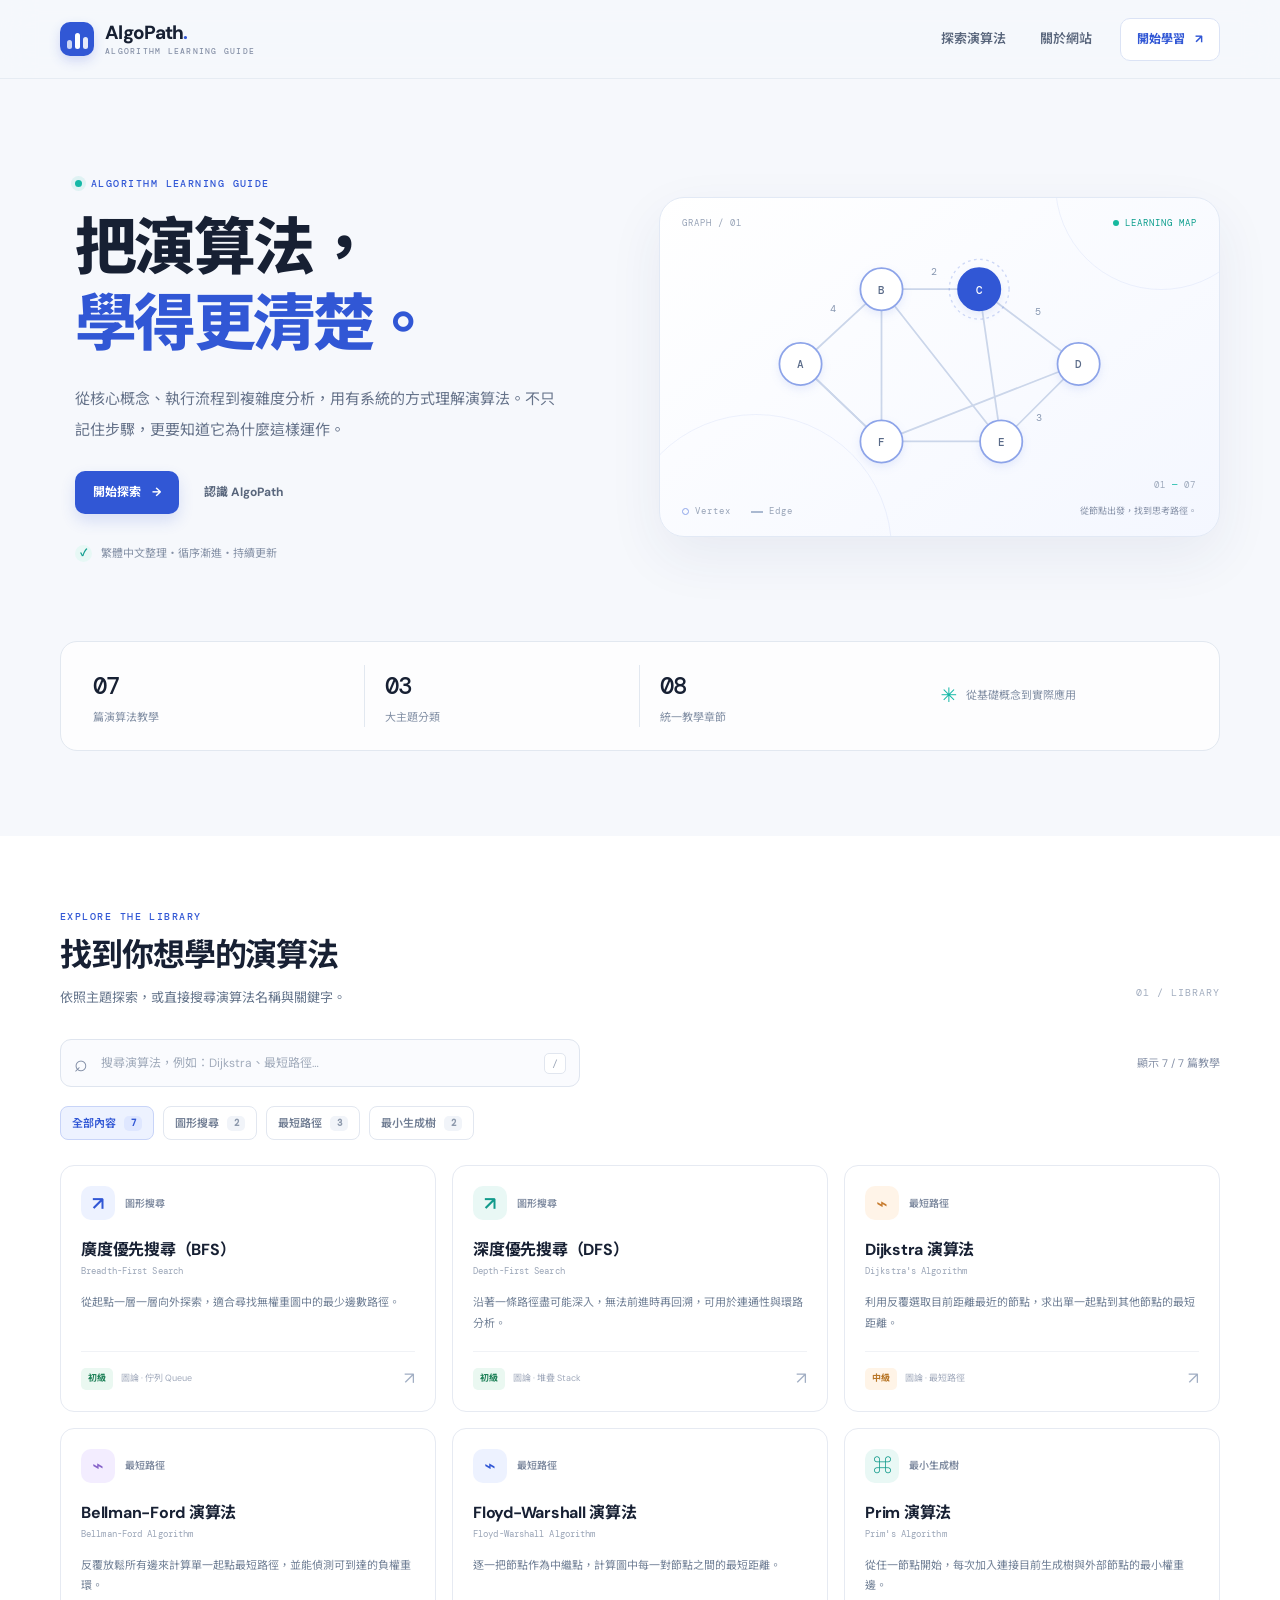
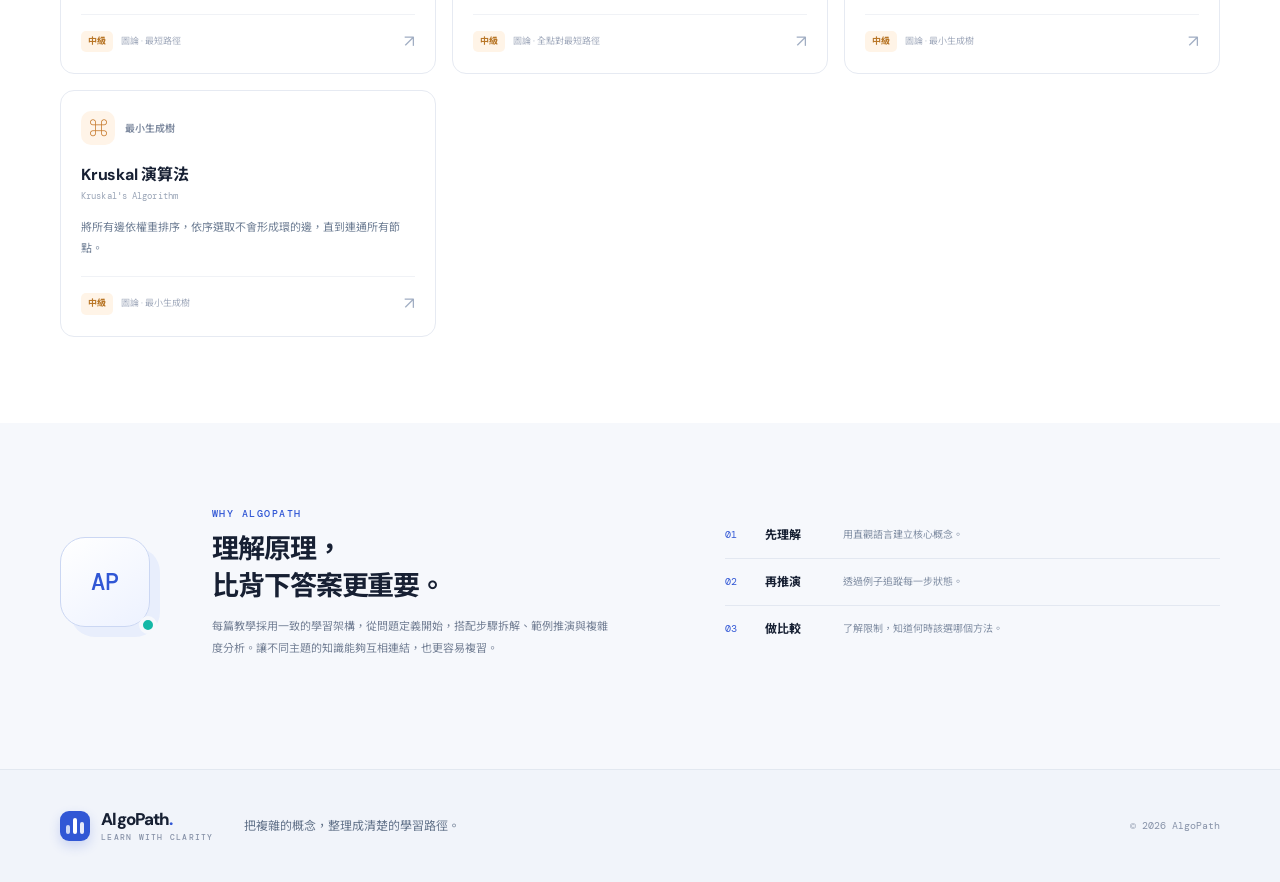
<file: index.html>
<!doctype html>
<html lang="zh-Hant">
<head>
  <meta charset="utf-8">
  <meta name="viewport" content="width=device-width, initial-scale=1">
  <meta name="description" content="AlgoPath 演算法學習指南，以清楚的概念、圖解、範例與複雜度分析，陪你理解常見演算法。">
  <meta name="theme-color" content="#f6f8fc">
  <title>AlgoPath｜演算法學習指南</title>
  <link rel="stylesheet" href="./assets/css/style.css">
  <script type="module" src="./assets/js/home.js"></script>
</head>
<body>
  <div data-site-header></div>

  <main>
    <section class="hero wrap" aria-labelledby="hero-title">
      <div class="hero-copy">
        <p class="eyebrow"><span class="eyebrow-dot"></span> ALGORITHM LEARNING GUIDE</p>
        <h1 id="hero-title">把演算法，<br><span>學得更清楚。</span></h1>
        <p class="hero-description">從核心概念、執行流程到複雜度分析，用有系統的方式理解演算法。不只記住步驟，更要知道它為什麼這樣運作。</p>
        <div class="hero-actions">
          <a class="button button-primary" href="#library">開始探索 <span aria-hidden="true">→</span></a>
          <a class="text-link" href="#about">認識 AlgoPath</a>
        </div>
        <div class="hero-footnote"><span class="mini-check">✓</span> 繁體中文整理・循序漸進・持續更新</div>
      </div>
      <div class="hero-visual" aria-label="圖形演算法示意圖">
        <div class="visual-topline"><span>GRAPH / 01</span><span class="live-indicator">LEARNING MAP</span></div>
        <svg class="hero-graph" viewBox="0 0 480 300" role="img" aria-labelledby="hero-graph-title hero-graph-desc">
          <title id="hero-graph-title">節點與路徑示意圖</title>
          <desc id="hero-graph-desc">六個節點以不同權重的邊相連，呈現圖形演算法的資料結構。</desc>
          <g class="hero-edges">
            <path d="M82 150 L174 65 L285 65 L398 150 L310 238 L174 238 Z" />
            <path d="M82 150 L174 238 M174 65 L174 238 M174 65 L310 238 M285 65 L310 238 M174 238 L398 150" />
          </g>
          <g class="hero-edge-labels"><text x="116" y="91">4</text><text x="230" y="49">2</text><text x="348" y="94">5</text><text x="350" y="215">3</text></g>
          <g class="hero-nodes">
            <circle cx="82" cy="150" r="24"/><circle cx="174" cy="65" r="24"/><circle cx="285" cy="65" r="24"/>
            <circle cx="398" cy="150" r="24"/><circle cx="310" cy="238" r="24"/><circle cx="174" cy="238" r="24"/>
          </g>
          <g class="hero-node-labels"><text x="82" y="155">A</text><text x="174" y="70">B</text><text x="285" y="70">C</text><text x="398" y="155">D</text><text x="310" y="243">E</text><text x="174" y="243">F</text></g>
          <circle class="hero-pulse" cx="285" cy="65" r="34"/>
        </svg>
        <div class="visual-bottomline"><span><i class="legend-node"></i> Vertex</span><span><i class="legend-edge"></i> Edge</span><span class="visual-caption">從節點出發，找到思考路徑。</span></div>
        <div class="visual-index">01 <span>—</span> 07</div>
      </div>
    </section>

    <section class="metrics wrap" aria-label="網站內容統計">
      <div class="metric"><strong id="metric-count">—</strong><span>篇演算法教學</span></div>
      <div class="metric"><strong>03</strong><span>大主題分類</span></div>
      <div class="metric"><strong>08</strong><span>統一教學章節</span></div>
      <div class="metric metric-note"><span class="metric-spark">✳</span><span>從基礎概念到實際應用</span></div>
    </section>

    <section class="library-section" id="library">
      <div class="wrap">
        <div class="section-heading">
          <div>
            <p class="eyebrow">EXPLORE THE LIBRARY</p>
            <h2>找到你想學的演算法</h2>
            <p class="section-description">依照主題探索，或直接搜尋演算法名稱與關鍵字。</p>
          </div>
          <span class="section-index">01 / LIBRARY</span>
        </div>

        <div class="library-toolbar">
          <label class="search-box" for="algorithm-search">
            <span class="search-icon" aria-hidden="true">⌕</span>
            <input id="algorithm-search" type="search" placeholder="搜尋演算法，例如：Dijkstra、最短路徑…" autocomplete="off">
            <kbd>/</kbd>
          </label>
          <div class="result-count" id="result-count" aria-live="polite">載入教學內容中…</div>
        </div>

        <div class="filter-row" id="category-filters" aria-label="依分類篩選">
          <button class="filter-chip is-active" type="button" data-category="all" aria-pressed="true">全部內容 <span id="all-count">0</span></button>
        </div>

        <div class="algorithm-grid" id="algorithm-grid" aria-live="polite">
          <div class="loading-card"><span class="loading-spinner" aria-hidden="true"></span><span>正在整理演算法內容…</span></div>
        </div>
        <div class="empty-state" id="empty-state" hidden>
          <div class="empty-icon" aria-hidden="true">⌕</div>
          <h3>找不到符合條件的內容</h3>
          <p>試著更換關鍵字，或切換其他分類。</p>
          <button class="button button-secondary" id="reset-filters" type="button">清除篩選</button>
        </div>
      </div>
    </section>

    <section class="about-section wrap" id="about">
      <div class="about-mark" aria-hidden="true"><span>AP</span><i></i></div>
      <div class="about-copy">
        <p class="eyebrow">WHY ALGOPATH</p>
        <h2>理解原理，<br>比背下答案更重要。</h2>
        <p>每篇教學採用一致的學習架構，從問題定義開始，搭配步驟拆解、範例推演與複雜度分析。讓不同主題的知識能夠互相連結，也更容易複習。</p>
      </div>
      <div class="about-points">
        <div><span>01</span><strong>先理解</strong><p>用直觀語言建立核心概念。</p></div>
        <div><span>02</span><strong>再推演</strong><p>透過例子追蹤每一步狀態。</p></div>
        <div><span>03</span><strong>做比較</strong><p>了解限制，知道何時該選哪個方法。</p></div>
      </div>
    </section>
  </main>

  <div data-site-footer></div>
</body>
</html>
</file>
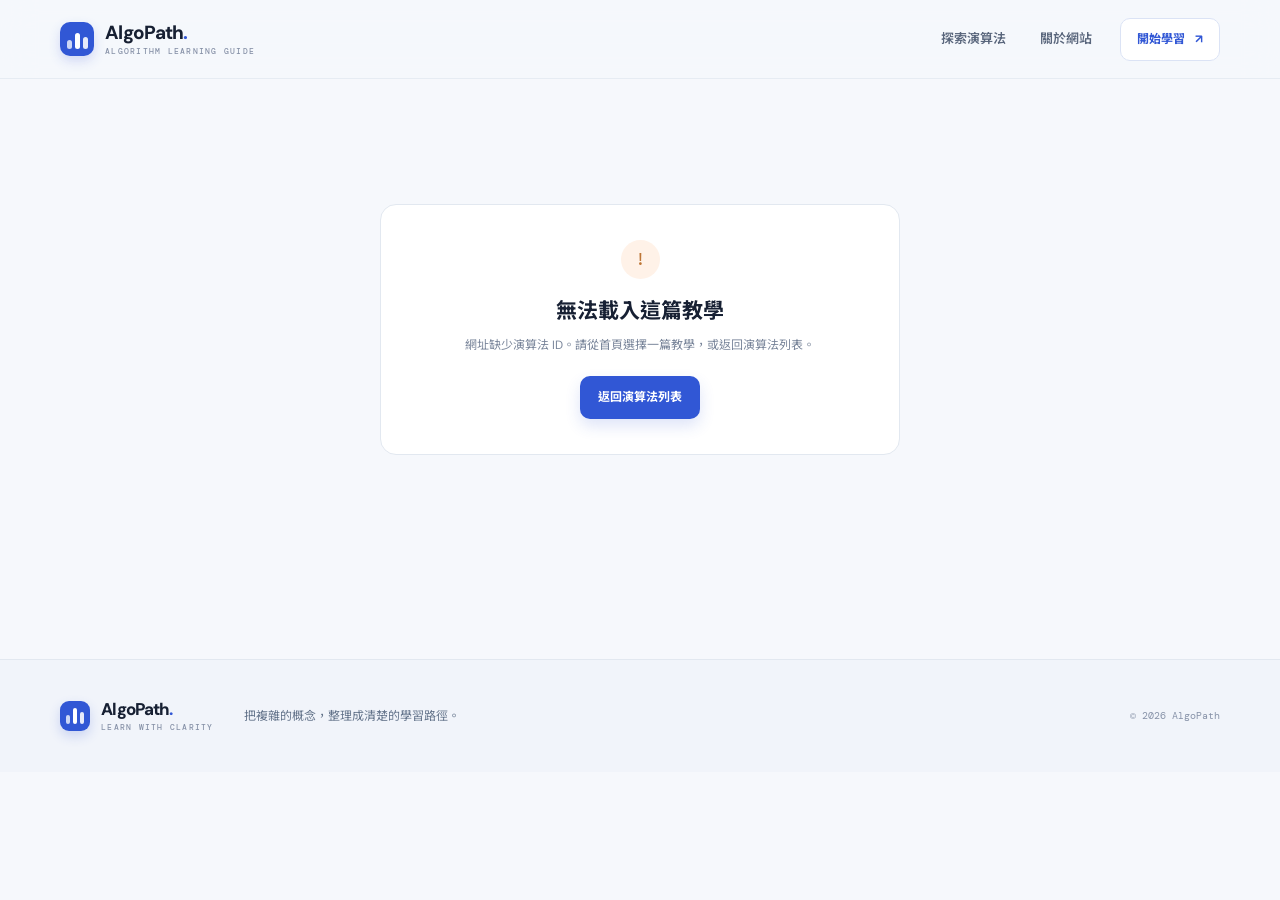
<file: algorithm.html>
<!doctype html>
<html lang="zh-Hant">
<head>
  <meta charset="utf-8">
  <meta name="viewport" content="width=device-width, initial-scale=1">
  <meta name="description" content="AlgoPath 演算法教學：理解核心概念、執行步驟、範例與複雜度。">
  <meta name="theme-color" content="#f6f8fc">
  <title>演算法教學｜AlgoPath</title>
  <link rel="stylesheet" href="./assets/css/style.css">
  <script type="module" src="./assets/js/algorithm.js"></script>
</head>
<body>
  <div data-site-header></div>
  <main class="article-page wrap" id="article-root">
    <div class="article-loading"><span class="loading-spinner" aria-hidden="true"></span><p>正在載入教學內容…</p></div>
  </main>
  <div data-site-footer></div>
</body>
</html>
</file>
<file: assets/css/style.css>
@import url('https://fonts.googleapis.com/css2?family=DM+Mono:wght@400;500&family=DM+Sans:wght@400;500;600;700&family=Noto+Sans+TC:wght@400;500;600;700;800&display=swap');

:root {
  --color-bg: #f6f8fc;
  --color-surface: #ffffff;
  --color-text: #172033;
  --color-muted: #64748b;
  --color-primary: #3157d5;
  --color-primary-dark: #2445b8;
  --color-accent: #14b8a6;
  --color-border: #e2e8f0;
  --color-soft-blue: #edf2ff;
  --color-soft-teal: #e7f8f5;
  --shadow-card: 0 14px 40px rgba(30, 50, 90, .055);
  --radius-lg: 22px;
  --radius-md: 15px;
  --font-sans: "DM Sans", "Noto Sans TC", system-ui, sans-serif;
  --font-mono: "DM Mono", ui-monospace, SFMono-Regular, Consolas, monospace;
}

* { box-sizing: border-box; }
html { scroll-behavior: smooth; scroll-padding-top: 96px; }
body {
  margin: 0;
  background: var(--color-bg);
  color: var(--color-text);
  font-family: var(--font-sans);
  font-size: 15px;
  line-height: 1.75;
  -webkit-font-smoothing: antialiased;
}
a { color: inherit; text-decoration: none; }
button, input { font: inherit; }
button { cursor: pointer; }
button:focus-visible, a:focus-visible, input:focus-visible { outline: 3px solid rgba(49, 87, 213, .28); outline-offset: 3px; }
::selection { color: #17318f; background: #dce6ff; }
.wrap { width: min(1160px, calc(100% - 48px)); margin-inline: auto; }

/* Shared header and footer */
.site-header {
  position: sticky;
  z-index: 20;
  top: 0;
  border-bottom: 1px solid rgba(226, 232, 240, .78);
  background: rgba(246, 248, 252, .9);
  backdrop-filter: blur(16px);
}
.header-inner { height: 78px; display: flex; align-items: center; justify-content: space-between; gap: 28px; }
.brand { display: inline-flex; align-items: center; gap: 11px; flex-shrink: 0; }
.brand-symbol { width: 34px; height: 34px; display: inline-flex; align-items: end; justify-content: center; gap: 3px; padding: 7px 6px; border-radius: 10px; background: var(--color-primary); box-shadow: 0 5px 12px rgba(49, 87, 213, .2); }
.brand-symbol span { display: block; width: 5px; border-radius: 4px; background: #fff; }
.brand-symbol span:nth-child(1) { height: 9px; opacity: .76; }
.brand-symbol span:nth-child(2) { height: 16px; }
.brand-symbol span:nth-child(3) { height: 12px; opacity: .88; }
.brand-name { font-size: 19px; line-height: 1.05; font-weight: 800; letter-spacing: -.7px; }
.brand-period { color: var(--color-primary); }
.brand-name small { display: block; margin-top: 4px; color: #8792a8; font-family: var(--font-mono); font-size: 8px; font-weight: 500; letter-spacing: 1.25px; }
.main-nav { display: flex; align-items: center; gap: 34px; margin-left: auto; color: #59667c; font-size: 13px; font-weight: 600; }
.main-nav a { transition: color .2s ease; }
.main-nav a:hover { color: var(--color-primary); }
.header-cta { display: inline-flex; align-items: center; gap: 10px; padding: 10px 16px; border: 1px solid #dbe3f5; border-radius: 10px; background: #fff; color: var(--color-primary); font-size: 12px; font-weight: 700; transition: all .2s ease; }
.header-cta:hover { border-color: var(--color-primary); transform: translateY(-1px); }
.site-footer { margin-top: 80px; border-top: 1px solid var(--color-border); background: #f1f4fa; }
.footer-inner { min-height: 112px; display: flex; align-items: center; gap: 30px; }
.footer-brand .brand-symbol { width: 30px; height: 30px; border-radius: 9px; }
.footer-brand .brand-name { font-size: 17px; }
.footer-inner > p { margin: 0 auto 0 0; color: var(--color-muted); font-size: 12px; }
.footer-copy { color: #8792a8; font-family: var(--font-mono); font-size: 10px; }

/* Homepage hero */
.hero { display: grid; grid-template-columns: 1fr 1.03fr; align-items: center; gap: 54px; padding-top: 82px; padding-bottom: 68px; }
.hero-copy { padding: 14px 0 10px 15px; }
.eyebrow { display: flex; align-items: center; gap: 9px; margin: 0 0 17px; color: var(--color-primary); font-family: var(--font-mono); font-size: 10px; font-weight: 500; letter-spacing: 1.45px; }
.eyebrow-dot { width: 7px; height: 7px; display: inline-block; border-radius: 50%; background: var(--color-accent); box-shadow: 0 0 0 4px rgba(20, 184, 166, .1); }
.hero h1 { margin: 0; font-size: clamp(42px, 5vw, 62px); line-height: 1.23; letter-spacing: -2.6px; font-weight: 800; }
.hero h1 span { color: var(--color-primary); }
.hero-description { max-width: 490px; margin: 22px 0 25px; color: #66738a; font-size: 15px; line-height: 2.05; }
.hero-actions { display: flex; align-items: center; gap: 25px; }
.button { min-height: 43px; display: inline-flex; align-items: center; justify-content: center; gap: 11px; padding: 10px 17px; border: 1px solid transparent; border-radius: 10px; font-size: 12px; font-weight: 700; transition: transform .2s ease, box-shadow .2s ease, background .2s ease; }
.button:hover:not(:disabled) { transform: translateY(-2px); }
.button-primary { background: var(--color-primary); color: #fff; box-shadow: 0 7px 15px rgba(49, 87, 213, .16); }
.button-primary:hover:not(:disabled) { background: var(--color-primary-dark); box-shadow: 0 9px 20px rgba(49, 87, 213, .22); }
.button-secondary { border-color: var(--color-border); background: #fff; color: #4d5c75; }
.button-secondary:hover:not(:disabled) { border-color: #b9c8ee; color: var(--color-primary); }
.button:disabled { cursor: not-allowed; opacity: .45; }
.text-link { color: #59667c; font-size: 12px; font-weight: 700; }
.text-link:hover { color: var(--color-primary); }
.hero-footnote { display: flex; align-items: center; gap: 9px; margin-top: 30px; color: #8591a6; font-size: 11px; }
.mini-check { width: 17px; height: 17px; display: inline-flex; align-items: center; justify-content: center; border-radius: 50%; background: var(--color-soft-teal); color: #0d9c8d; font-size: 10px; font-weight: 800; }
.hero-visual { position: relative; min-height: 340px; overflow: hidden; padding: 18px 22px 14px; border: 1px solid #e2e9f5; border-radius: 25px; background: linear-gradient(145deg, #fff 0%, #f4f7ff 100%); box-shadow: 0 20px 55px rgba(36, 62, 117, .07); }
.hero-visual::before, .hero-visual::after { position: absolute; z-index: 0; width: 210px; height: 210px; border: 1px solid rgba(49, 87, 213, .07); border-radius: 50%; content: ""; }
.hero-visual::before { top: -120px; right: -48px; }
.hero-visual::after { bottom: -150px; left: -40px; width: 270px; height: 270px; }
.visual-topline, .visual-bottomline { position: relative; z-index: 1; display: flex; align-items: center; justify-content: space-between; color: #97a3b7; font-family: var(--font-mono); font-size: 9px; letter-spacing: 1px; }
.live-indicator { color: #0c9e8d; }
.live-indicator::before { display: inline-block; width: 6px; height: 6px; margin-right: 6px; border-radius: 50%; background: #17b99f; content: ""; }
.hero-graph { position: relative; z-index: 1; width: 100%; height: 264px; overflow: visible; }
.hero-edges path { fill: none; stroke: #cbd6ea; stroke-width: 2; }
.hero-edge-labels text { fill: #8797b1; font-family: var(--font-mono); font-size: 11px; }
.hero-nodes circle { fill: #fff; stroke: #8da4e9; stroke-width: 2; filter: drop-shadow(0 4px 5px rgba(49, 87, 213, .1)); }
.hero-nodes circle:nth-child(3) { fill: var(--color-primary); stroke: var(--color-primary); }
.hero-node-labels text { fill: #5a6b89; font-family: var(--font-mono); font-size: 12px; font-weight: 500; text-anchor: middle; }
.hero-node-labels text:nth-child(3) { fill: white; }
.hero-pulse { fill: none; stroke: rgba(49, 87, 213, .22); stroke-width: 1.5; stroke-dasharray: 3 4; }
.visual-bottomline { justify-content: flex-start; gap: 20px; }
.visual-bottomline > span { display: inline-flex; align-items: center; gap: 6px; }
.legend-node { width: 7px; height: 7px; border: 1.5px solid #8da4e9; border-radius: 50%; }
.legend-edge { width: 12px; height: 1.5px; background: #aab9d1; }
.visual-bottomline .visual-caption { margin-left: auto; color: #8792a8; font-family: var(--font-sans); letter-spacing: 0; }
.visual-index { position: absolute; right: 23px; bottom: 42px; color: #9ca8bb; font-family: var(--font-mono); font-size: 9px; letter-spacing: 1px; }
.visual-index span { color: var(--color-accent); }

/* Metrics */
.metrics { display: grid; grid-template-columns: repeat(4, 1fr); align-items: center; margin-bottom: 85px; padding: 23px 28px; border: 1px solid var(--color-border); border-radius: 17px; background: rgba(255,255,255,.75); }
.metric { display: flex; flex-direction: column; align-items: flex-start; gap: 1px; padding-left: 20px; border-right: 1px solid var(--color-border); }
.metric:first-child { padding-left: 4px; }
.metric:nth-child(3) { border-right: 0; }
.metric strong { color: var(--color-text); font-family: var(--font-mono); font-size: 24px; font-weight: 500; letter-spacing: -1px; }
.metric > span { color: #8390a5; font-size: 11px; }
.metric-note { flex-direction: row; align-items: center; gap: 9px; padding-left: 25px; border-right: 0; }
.metric-spark { color: var(--color-accent) !important; font-size: 20px !important; }

/* Library */
.library-section { padding: 72px 0 86px; background: #fff; }
.section-heading { display: flex; align-items: end; justify-content: space-between; gap: 20px; margin-bottom: 30px; }
.section-heading .eyebrow { margin-bottom: 8px; }
.section-heading h2, .about-copy h2 { margin: 0; font-size: 32px; line-height: 1.35; letter-spacing: -1.1px; }
.section-description { margin: 10px 0 0; color: var(--color-muted); font-size: 13px; }
.section-index { padding-bottom: 8px; color: #a2adbf; font-family: var(--font-mono); font-size: 10px; letter-spacing: 1px; }
.library-toolbar { display: flex; align-items: center; justify-content: space-between; gap: 20px; }
.search-box { width: min(520px, 100%); min-height: 48px; display: flex; align-items: center; gap: 11px; padding: 0 13px; border: 1px solid #dfe5ef; border-radius: 11px; background: #fafbfe; transition: border-color .2s ease, box-shadow .2s ease; }
.search-box:focus-within { border-color: #9aadee; box-shadow: 0 0 0 3px rgba(49, 87, 213, .08); }
.search-icon { color: #7f8ca4; font-size: 23px; line-height: 1; }
.search-box input { width: 100%; min-width: 0; border: 0; outline: 0; background: transparent; color: var(--color-text); font-size: 12px; }
.search-box input::placeholder { color: #a1abbb; }
.search-box kbd { min-width: 22px; padding: 1px 5px; border: 1px solid #e1e6ef; border-radius: 5px; background: #fff; color: #9aa5b7; font-family: var(--font-mono); font-size: 10px; text-align: center; }
.result-count { color: #8792a8; font-size: 11px; white-space: nowrap; }
.filter-row { display: flex; flex-wrap: wrap; gap: 9px; margin: 19px 0 25px; }
.filter-chip { display: inline-flex; align-items: center; gap: 8px; min-height: 34px; padding: 6px 11px; border: 1px solid #e2e7f0; border-radius: 8px; background: #fff; color: #6f7c92; font-size: 11px; font-weight: 600; transition: all .18s ease; }
.filter-chip span { min-width: 18px; padding: 0 4px; border-radius: 5px; background: #f1f4f9; color: #8d99ac; font-family: var(--font-mono); font-size: 9px; text-align: center; }
.filter-chip:hover { border-color: #bfcdf2; color: var(--color-primary); }
.filter-chip.is-active { border-color: #c8d4f8; background: var(--color-soft-blue); color: var(--color-primary); }
.filter-chip.is-active span { background: #dfe7ff; color: var(--color-primary); }
.algorithm-grid { display: grid; grid-template-columns: repeat(3, minmax(0, 1fr)); gap: 16px; }
.algorithm-card { position: relative; min-height: 220px; display: flex; flex-direction: column; padding: 20px 20px 17px; border: 1px solid #e6eaf2; border-radius: 14px; background: #fff; transition: transform .22s ease, border-color .22s ease, box-shadow .22s ease; }
.algorithm-card:hover { z-index: 1; transform: translateY(-4px); border-color: #cbd6f4; box-shadow: var(--shadow-card); }
.card-topline { display: flex; align-items: center; gap: 10px; }
.card-icon { width: 34px; height: 34px; display: inline-flex; align-items: center; justify-content: center; border-radius: 10px; background: #edf2ff; color: var(--color-primary); font-size: 19px; font-weight: 600; }
.card-icon-1 { background: #e9f8f5; color: #129a8b; }
.card-icon-2 { background: #fff4e8; color: #c77b2e; }
.card-icon-3 { background: #f3edff; color: #8663c9; }
.card-category { color: #7f8ba0; font-size: 10px; font-weight: 600; }
.card-title { margin: 18px 0 0; font-size: 16px; line-height: 1.5; letter-spacing: -.25px; }
.card-english { margin: 2px 0 0; color: #9aa5b7; font-family: var(--font-mono); font-size: 9px; letter-spacing: .1px; }
.card-summary { min-height: 44px; margin: 12px 0 15px; color: #718096; font-size: 11px; line-height: 1.85; }
.card-bottom { display: flex; align-items: center; gap: 8px; margin-top: auto; padding-top: 12px; border-top: 1px solid #f0f2f6; }
.difficulty { display: inline-flex; align-items: center; width: fit-content; padding: 3px 7px; border-radius: 5px; font-size: 9px; font-weight: 700; white-space: nowrap; }
.difficulty-easy { background: #eaf8f1; color: #23845c; }
.difficulty-medium { background: #fff4e7; color: #b97728; }
.difficulty-hard { background: #fff0f0; color: #bd5555; }
.card-tags { overflow: hidden; color: #a1aabc; font-size: 9px; text-overflow: ellipsis; white-space: nowrap; }
.card-arrow { margin-left: auto; color: #a1aec3; font-size: 17px; transition: transform .2s ease, color .2s ease; }
.algorithm-card:hover .card-arrow { transform: translate(2px, -2px); color: var(--color-primary); }
.loading-card, .load-error { grid-column: 1 / -1; min-height: 140px; display: flex; align-items: center; justify-content: center; gap: 12px; color: var(--color-muted); font-size: 12px; }
.loading-spinner { width: 19px; height: 19px; display: inline-block; border: 2px solid #dce5fb; border-top-color: var(--color-primary); border-radius: 50%; animation: spin .8s linear infinite; }
@keyframes spin { to { transform: rotate(360deg); } }
.empty-state { padding: 54px 20px; text-align: center; }
.empty-icon { color: #9aa8be; font-size: 35px; }
.empty-state h3 { margin: 5px 0; font-size: 17px; }
.empty-state p { margin: 0 0 18px; color: var(--color-muted); font-size: 12px; }

/* About */
.about-section { display: grid; grid-template-columns: 110px 1fr 1.05fr; align-items: center; gap: 42px; padding-top: 82px; padding-bottom: 30px; }
.about-mark { position: relative; width: 90px; height: 90px; display: flex; align-items: center; justify-content: center; border: 1px solid #cbd7f3; border-radius: 25px; background: linear-gradient(145deg, #fff, #edf2ff); color: var(--color-primary); font-family: var(--font-mono); font-size: 24px; font-weight: 500; box-shadow: 10px 10px 0 #e8eefc; }
.about-mark i { position: absolute; right: -8px; bottom: -8px; width: 18px; height: 18px; border: 4px solid var(--color-bg); border-radius: 50%; background: var(--color-accent); }
.about-copy .eyebrow { margin-bottom: 9px; }
.about-copy h2 { font-size: 27px; }
.about-copy > p:last-child { max-width: 400px; margin: 12px 0 0; color: #758196; font-size: 11px; line-height: 1.95; }
.about-points { display: grid; gap: 13px; }
.about-points > div { display: grid; grid-template-columns: 30px 68px 1fr; align-items: center; gap: 10px; padding-bottom: 12px; border-bottom: 1px solid #e3e8f1; }
.about-points > div:last-child { padding-bottom: 0; border-bottom: 0; }
.about-points span { color: var(--color-primary); font-family: var(--font-mono); font-size: 10px; }
.about-points strong { font-size: 12px; }
.about-points p { margin: 0; color: #8390a5; font-size: 10px; }

/* Article page */
.article-page { min-height: 500px; padding-top: 35px; }
.article-loading { min-height: 360px; display: flex; align-items: center; justify-content: center; gap: 12px; color: var(--color-muted); }
.article-loading p { font-size: 12px; }
.breadcrumb { display: flex; align-items: center; flex-wrap: wrap; gap: 9px; color: #8b97aa; font-size: 10px; }
.breadcrumb a:hover { color: var(--color-primary); }
.breadcrumb-separator { color: #c0c8d5; }
.breadcrumb-current { color: #59677e; }
.article-hero { max-width: 850px; padding: 34px 0 38px; }
.article-meta { display: flex; align-items: center; gap: 9px; margin-bottom: 13px; }
.article-category { color: var(--color-primary); font-size: 11px; font-weight: 700; }
.article-title { margin: 0; font-size: clamp(30px, 4vw, 43px); line-height: 1.35; letter-spacing: -1.4px; }
.article-english { margin: 3px 0 0; color: #98a3b5; font-family: var(--font-mono); font-size: 11px; }
.article-summary { max-width: 700px; margin: 19px 0 0; color: #65738b; font-size: 14px; line-height: 1.95; }
.article-layout { display: grid; grid-template-columns: 205px minmax(0, 1fr); align-items: start; gap: 48px; padding-top: 30px; border-top: 1px solid var(--color-border); }
.article-sidebar { min-width: 0; }
.sidebar-sticky { position: sticky; top: 108px; padding: 17px 15px; border: 1px solid #e5eaf2; border-radius: 12px; background: rgba(255,255,255,.76); }
.sidebar-label { margin: 0 0 13px; color: #9aa5b6; font-family: var(--font-mono); font-size: 9px; letter-spacing: 1.1px; }
.toc-nav { display: grid; gap: 3px; }
.toc-link { padding: 6px 7px; border-radius: 6px; color: #7d899d; font-size: 10px; transition: all .18s ease; }
.toc-link:hover, .toc-link.is-current { background: #eef2ff; color: var(--color-primary); }
.sidebar-back { display: block; margin-top: 14px; padding-top: 13px; border-top: 1px solid #edf0f5; color: #6e7d95; font-size: 10px; font-weight: 600; }
.sidebar-back:hover { color: var(--color-primary); }
.article-content { min-width: 0; max-width: 800px; }
.content-section { padding: 0 0 42px; margin-bottom: 37px; border-bottom: 1px solid #e6eaf1; scroll-margin-top: 110px; }
.content-heading { display: flex; align-items: center; gap: 12px; margin-bottom: 17px; }
.content-number { color: var(--color-primary); font-family: var(--font-mono); font-size: 10px; letter-spacing: 1px; }
.content-heading h2 { margin: 0; font-size: 20px; letter-spacing: -.4px; }
.lead-paragraph, .body-paragraph { margin: 0; color: #5e6c83; font-size: 13px; line-height: 2.05; }
.lead-paragraph { padding: 17px 19px; border-left: 3px solid var(--color-primary); border-radius: 0 9px 9px 0; background: #fff; color: #4e5d75; }
.step-list { display: grid; gap: 13px; }
.step-item { display: grid; grid-template-columns: 36px 1fr; gap: 13px; }
.step-index { width: 30px; height: 30px; display: flex; align-items: center; justify-content: center; border-radius: 9px; background: #eef2ff; color: var(--color-primary); font-family: var(--font-mono); font-size: 10px; }
.step-copy h3 { margin: 0 0 4px; font-size: 13px; }
.step-copy p { margin: 0; color: #748197; font-size: 11px; line-height: 1.9; }
.graph-card { margin-top: 18px; padding: 15px 18px 10px; border: 1px solid #e4eaf4; border-radius: 13px; background: #fff; }
.graph-card-header { display: flex; align-items: center; justify-content: space-between; }
.graph-card-label { color: #8793a8; font-family: var(--font-mono); font-size: 9px; letter-spacing: 1px; }
.graph-card-note { padding: 3px 7px; border-radius: 5px; background: #f0f4fb; color: #718098; font-size: 9px; }
.graph-card svg { width: 100%; height: auto; max-height: 300px; display: block; }
.graph-edge { stroke: #b8c5db; stroke-width: 2.1; }
.graph-edge-weight { fill: #687a97; font-family: var(--font-mono); font-size: 11px; text-anchor: middle; paint-order: stroke; stroke: #fff; stroke-width: 5px; stroke-linejoin: round; }
.graph-node { fill: #f8faff; stroke: #8ca3e7; stroke-width: 2; }
.graph-node-label { fill: #40557f; font-family: var(--font-mono); font-size: 12px; font-weight: 500; text-anchor: middle; }
.graph-legend { padding: 1px 0 4px; color: #9aa5b6; font-size: 9px; text-align: center; }
.walkthrough-panel { margin-top: 15px; padding: 19px; border: 1px solid #e4eaf4; border-radius: 13px; background: #fff; }
.walkthrough-heading { display: flex; align-items: center; justify-content: space-between; }
.walkthrough-kicker { color: var(--color-primary); font-family: var(--font-mono); font-size: 9px; letter-spacing: 1.2px; }
.walkthrough-total { color: #9aa5b6; font-size: 9px; }
.walkthrough-progress { height: 4px; overflow: hidden; margin: 12px 0 17px; border-radius: 6px; background: #edf1f7; }
.walkthrough-progress-fill { width: 0; height: 100%; display: block; border-radius: inherit; background: linear-gradient(90deg, var(--color-primary), var(--color-accent)); transition: width .2s ease; }
.walkthrough-step-number { color: #a0aabd; font-family: var(--font-mono); font-size: 9px; letter-spacing: 1px; }
.walkthrough-step-title { margin: 5px 0 5px; font-size: 15px; }
.walkthrough-step-description { min-height: 42px; margin: 0; color: #6c7a91; font-size: 11px; line-height: 1.9; }
.walkthrough-state { margin-top: 12px; padding: 10px 12px; border-radius: 8px; background: #f2f6ff; color: #455d92; font-family: var(--font-mono); font-size: 10px; line-height: 1.8; overflow-wrap: anywhere; }
.walkthrough-controls { display: flex; justify-content: space-between; gap: 10px; margin-top: 16px; }
.walkthrough-controls .button { min-height: 36px; padding: 7px 12px; font-size: 10px; }
.result-callout { display: flex; align-items: flex-start; gap: 11px; margin-top: 17px; padding: 14px 16px; border: 1px solid #dcefe9; border-radius: 10px; background: #f2fbf8; }
.result-icon { width: 21px; height: 21px; flex: 0 0 auto; display: flex; align-items: center; justify-content: center; border-radius: 50%; background: #d9f3e9; color: #14825d; font-size: 11px; font-weight: 800; }
.result-copy strong { color: #246e55; font-size: 11px; }
.result-copy p { margin: 3px 0 0; color: #55776b; font-size: 10px; line-height: 1.85; }
.code-header { display: flex; align-items: center; justify-content: space-between; gap: 12px; padding: 10px 13px; border: 1px solid #28334b; border-bottom: 0; border-radius: 10px 10px 0 0; background: #202c43; color: #b9c7df; font-family: var(--font-mono); font-size: 9px; letter-spacing: .8px; }
.code-language { margin-left: auto; color: #8392ad; letter-spacing: 0; }
.copy-button { padding: 4px 8px; border: 1px solid #52617d; border-radius: 5px; background: transparent; color: #d2ddf0; font-family: var(--font-sans); font-size: 9px; letter-spacing: 0; }
.copy-button:hover { border-color: #a8b9d7; background: #2b3a55; }
.code-block { overflow-x: auto; margin: 0; padding: 18px; border: 1px solid #28334b; border-radius: 0 0 10px 10px; background: #172237; color: #d8e2f2; font-family: var(--font-mono); font-size: 11px; line-height: 1.9; tab-size: 4; }
.code-block code { font-family: inherit; }
.complexity-grid { display: grid; grid-template-columns: 1fr 1fr; gap: 13px; }
.complexity-card { display: flex; flex-direction: column; gap: 3px; padding: 16px; border: 1px solid #e5eaf2; border-radius: 11px; background: #fff; }
.complexity-label { color: #94a0b3; font-family: var(--font-mono); font-size: 8px; letter-spacing: .9px; }
.complexity-card strong { color: var(--color-primary); font-family: var(--font-mono); font-size: 23px; font-weight: 500; }
.complexity-caption { color: #8490a4; font-size: 10px; }
.complexity-note { margin: 12px 0 0; color: #78859a; font-size: 10px; line-height: 1.9; }
.detail-columns { display: grid; grid-template-columns: 1fr 1fr; gap: 13px; }
.detail-column { padding: 15px 16px; border: 1px solid #e5eaf2; border-radius: 11px; background: #fff; }
.detail-column h3, .subsection-title { margin: 0 0 9px; font-size: 12px; }
.detail-pros h3 { color: #198262; }
.detail-cons h3 { color: #b77936; }
.content-list, .application-list { display: grid; gap: 7px; margin: 0; padding-left: 17px; color: #718096; font-size: 10px; line-height: 1.8; }
.content-list li::marker, .application-list li::marker { color: #93a5ca; }
.subsection-title { margin-top: 22px; }
.application-list { grid-template-columns: 1fr 1fr; column-gap: 28px; }
.comparison-list { display: grid; grid-template-columns: 1fr 1fr; gap: 12px; }
.comparison-card { padding: 15px; border: 1px solid #e5eaf2; border-radius: 11px; background: #fff; }
.comparison-card h3 { margin: 0 0 7px; font-size: 12px; }
.comparison-card p { margin: 0; color: #748197; font-size: 10px; line-height: 1.85; }
.inline-link { display: inline-block; margin-top: 10px; color: var(--color-primary); font-size: 10px; font-weight: 700; }
.inline-link:hover { color: var(--color-primary-dark); text-decoration: underline; }
.reference-heading { margin-top: 25px; }
.reference-list { display: grid; gap: 6px; margin: 0; padding-left: 17px; color: #748197; font-size: 10px; }
.article-footer-nav { padding-top: 5px; }
.article-error { max-width: 520px; margin: 90px auto; padding: 35px; border: 1px solid var(--color-border); border-radius: 16px; background: #fff; text-align: center; }
.error-mark { width: 39px; height: 39px; display: inline-flex; align-items: center; justify-content: center; border-radius: 50%; background: #fff2e8; color: #bd7637; font-family: var(--font-mono); font-size: 18px; }
.article-error h1 { margin: 14px 0 5px; font-size: 21px; }
.article-error p { margin: 0 0 20px; color: #79859a; font-size: 12px; }

@media (max-width: 980px) {
  .hero { grid-template-columns: 1fr 1fr; gap: 28px; }
  .hero-copy { padding-left: 0; }
  .hero h1 { font-size: clamp(40px, 5vw, 53px); }
  .article-layout { grid-template-columns: 175px minmax(0, 1fr); gap: 27px; }
  .about-section { grid-template-columns: 80px 1fr 1.1fr; gap: 28px; }
  .about-mark { width: 70px; height: 70px; border-radius: 19px; font-size: 20px; }
}

@media (max-width: 760px) {
  .wrap { width: min(100% - 34px, 600px); }
  .header-inner { height: 68px; gap: 12px; }
  .main-nav { gap: 15px; font-size: 11px; }
  .header-cta { display: none; }
  .hero { grid-template-columns: 1fr; gap: 28px; padding-top: 54px; padding-bottom: 43px; }
  .hero-copy { padding: 0; }
  .hero h1 { font-size: clamp(42px, 10vw, 57px); }
  .hero-description { max-width: 580px; font-size: 13px; }
  .hero-visual { min-height: 300px; }
  .hero-graph { height: 230px; }
  .metrics { grid-template-columns: repeat(2, 1fr); gap: 16px 0; margin-bottom: 55px; padding: 18px; }
  .metric { min-height: 48px; padding-left: 15px; }
  .metric:first-child { padding-left: 2px; }
  .metric:nth-child(2) { border-right: 0; }
  .metric:nth-child(3) { border-right: 1px solid var(--color-border); }
  .metric-note { padding-left: 15px; }
  .library-section { padding: 55px 0 60px; }
  .section-heading h2 { font-size: 26px; }
  .section-index { display: none; }
  .algorithm-grid { grid-template-columns: repeat(2, minmax(0, 1fr)); gap: 12px; }
  .algorithm-card { min-height: 225px; padding: 15px 14px 13px; }
  .card-title { font-size: 14px; }
  .card-summary { font-size: 10px; }
  .about-section { grid-template-columns: 70px 1fr; gap: 22px; padding-top: 55px; }
  .about-points { grid-column: 1 / -1; margin-top: 5px; }
  .footer-inner { min-height: 125px; flex-wrap: wrap; gap: 10px 20px; padding-block: 22px; }
  .footer-inner > p { width: 100%; order: 3; margin: 0; }
  .footer-copy { margin-left: auto; }
  .article-page { padding-top: 25px; }
  .article-hero { padding: 28px 0 27px; }
  .article-title { font-size: 32px; }
  .article-summary { font-size: 12px; }
  .article-layout { display: block; padding-top: 20px; }
  .article-sidebar { margin-bottom: 25px; }
  .sidebar-sticky { position: static; padding: 12px; }
  .toc-nav { grid-template-columns: repeat(2, minmax(0, 1fr)); }
  .sidebar-back { margin-top: 10px; padding-top: 9px; }
  .content-section { padding-bottom: 30px; margin-bottom: 27px; }
  .content-heading h2 { font-size: 18px; }
}

@media (max-width: 480px) {
  .wrap { width: calc(100% - 28px); }
  .brand-name { font-size: 17px; }
  .brand-name small { font-size: 7px; }
  .main-nav { gap: 11px; font-size: 10px; }
  .hero { padding-top: 42px; }
  .hero h1 { font-size: 42px; letter-spacing: -1.8px; }
  .hero-description { margin: 16px 0 20px; font-size: 12px; }
  .hero-footnote { margin-top: 22px; font-size: 9px; }
  .hero-visual { min-height: 255px; padding: 14px 12px 10px; border-radius: 18px; }
  .hero-graph { height: 194px; }
  .visual-bottomline { gap: 11px; font-size: 8px; }
  .visual-bottomline .visual-caption { display: none; }
  .visual-index { bottom: 25px; }
  .metrics { width: calc(100% - 28px); padding: 14px 12px; }
  .metric { padding-left: 10px; }
  .metric strong { font-size: 21px; }
  .metric > span { font-size: 9px; }
  .metric-note { gap: 6px; }
  .library-toolbar { align-items: flex-start; flex-direction: column; gap: 9px; }
  .search-box { min-height: 44px; }
  .result-count { align-self: flex-end; }
  .filter-row { gap: 6px; }
  .filter-chip { min-height: 31px; padding: 5px 8px; font-size: 9px; }
  .algorithm-grid { grid-template-columns: 1fr; }
  .algorithm-card { min-height: 0; }
  .card-summary { min-height: 0; }
  .section-heading h2 { font-size: 23px; }
  .about-section { grid-template-columns: 1fr; gap: 18px; }
  .about-mark { width: 58px; height: 58px; font-size: 17px; }
  .about-copy h2 { font-size: 24px; }
  .about-points > div { grid-template-columns: 24px 58px 1fr; gap: 7px; }
  .about-points p { font-size: 9px; }
  .toc-nav { grid-template-columns: 1fr 1fr; }
  .toc-link { font-size: 9px; }
  .graph-card { padding: 12px 8px 8px; }
  .graph-card svg { min-height: 165px; }
  .walkthrough-panel { padding: 15px; }
  .complexity-grid, .detail-columns, .comparison-list { grid-template-columns: 1fr; }
  .application-list { grid-template-columns: 1fr; }
  .code-block { font-size: 10px; }
  .article-title { font-size: 28px; }
}

@media (prefers-reduced-motion: reduce) {
  *, *::before, *::after { scroll-behavior: auto !important; animation-duration: .01ms !important; animation-iteration-count: 1 !important; transition-duration: .01ms !important; }
}
</file>
